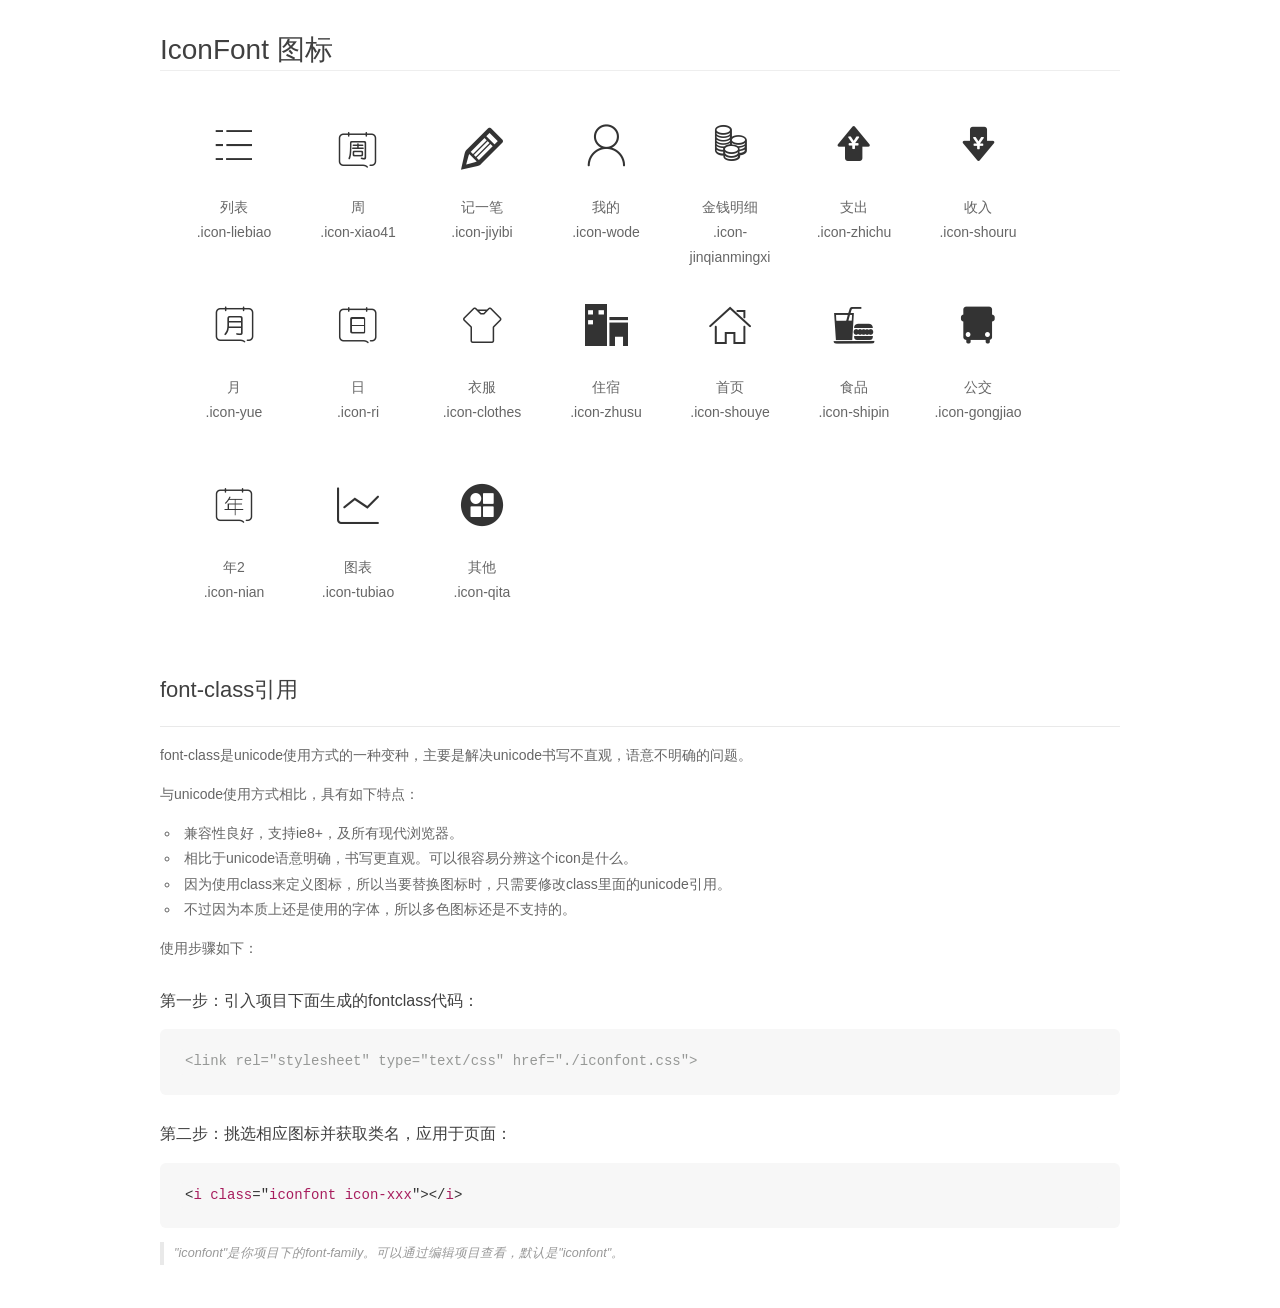
<file: css/iconfont/demo_fontclass.html>
<!DOCTYPE html>
<html>
<head>
    <meta charset="utf-8"/>
    <title>IconFont</title>
    <link rel="stylesheet" href="demo.css">
    <link rel="stylesheet" href="iconfont.css">
</head>
<body>
    <div class="main markdown">
        <h1>IconFont 图标</h1>
        <ul class="icon_lists clear">
            
                <li>
                <i class="icon iconfont icon-liebiao"></i>
                    <div class="name">列表</div>
                    <div class="fontclass">.icon-liebiao</div>
                </li>
            
                <li>
                <i class="icon iconfont icon-xiao41"></i>
                    <div class="name">周</div>
                    <div class="fontclass">.icon-xiao41</div>
                </li>
            
                <li>
                <i class="icon iconfont icon-jiyibi"></i>
                    <div class="name">记一笔</div>
                    <div class="fontclass">.icon-jiyibi</div>
                </li>
            
                <li>
                <i class="icon iconfont icon-wode"></i>
                    <div class="name">我的</div>
                    <div class="fontclass">.icon-wode</div>
                </li>
            
                <li>
                <i class="icon iconfont icon-jinqianmingxi"></i>
                    <div class="name">金钱明细</div>
                    <div class="fontclass">.icon-jinqianmingxi</div>
                </li>
            
                <li>
                <i class="icon iconfont icon-zhichu"></i>
                    <div class="name">支出</div>
                    <div class="fontclass">.icon-zhichu</div>
                </li>
            
                <li>
                <i class="icon iconfont icon-shouru"></i>
                    <div class="name">收入</div>
                    <div class="fontclass">.icon-shouru</div>
                </li>
            
                <li>
                <i class="icon iconfont icon-yue"></i>
                    <div class="name">月</div>
                    <div class="fontclass">.icon-yue</div>
                </li>
            
                <li>
                <i class="icon iconfont icon-ri"></i>
                    <div class="name">日</div>
                    <div class="fontclass">.icon-ri</div>
                </li>
            
                <li>
                <i class="icon iconfont icon-clothes"></i>
                    <div class="name">衣服</div>
                    <div class="fontclass">.icon-clothes</div>
                </li>
            
                <li>
                <i class="icon iconfont icon-zhusu"></i>
                    <div class="name">住宿</div>
                    <div class="fontclass">.icon-zhusu</div>
                </li>
            
                <li>
                <i class="icon iconfont icon-shouye"></i>
                    <div class="name">首页</div>
                    <div class="fontclass">.icon-shouye</div>
                </li>
            
                <li>
                <i class="icon iconfont icon-shipin"></i>
                    <div class="name">食品</div>
                    <div class="fontclass">.icon-shipin</div>
                </li>
            
                <li>
                <i class="icon iconfont icon-gongjiao"></i>
                    <div class="name">公交</div>
                    <div class="fontclass">.icon-gongjiao</div>
                </li>
            
                <li>
                <i class="icon iconfont icon-nian"></i>
                    <div class="name">年2</div>
                    <div class="fontclass">.icon-nian</div>
                </li>
            
                <li>
                <i class="icon iconfont icon-tubiao"></i>
                    <div class="name">图表</div>
                    <div class="fontclass">.icon-tubiao</div>
                </li>
            
                <li>
                <i class="icon iconfont icon-qita"></i>
                    <div class="name">其他</div>
                    <div class="fontclass">.icon-qita</div>
                </li>
            
        </ul>

        <h2 id="font-class-">font-class引用</h2>
        <hr>

        <p>font-class是unicode使用方式的一种变种，主要是解决unicode书写不直观，语意不明确的问题。</p>
        <p>与unicode使用方式相比，具有如下特点：</p>
        <ul>
        <li>兼容性良好，支持ie8+，及所有现代浏览器。</li>
        <li>相比于unicode语意明确，书写更直观。可以很容易分辨这个icon是什么。</li>
        <li>因为使用class来定义图标，所以当要替换图标时，只需要修改class里面的unicode引用。</li>
        <li>不过因为本质上还是使用的字体，所以多色图标还是不支持的。</li>
        </ul>
        <p>使用步骤如下：</p>
        <h3 id="-fontclass-">第一步：引入项目下面生成的fontclass代码：</h3>


        <pre><code class="lang-js hljs javascript"><span class="hljs-comment">&lt;link rel="stylesheet" type="text/css" href="./iconfont.css"&gt;</span></code></pre>
        <h3 id="-">第二步：挑选相应图标并获取类名，应用于页面：</h3>
        <pre><code class="lang-css hljs">&lt;<span class="hljs-selector-tag">i</span> <span class="hljs-selector-tag">class</span>="<span class="hljs-selector-tag">iconfont</span> <span class="hljs-selector-tag">icon-xxx</span>"&gt;&lt;/<span class="hljs-selector-tag">i</span>&gt;</code></pre>
        <blockquote>
        <p>"iconfont"是你项目下的font-family。可以通过编辑项目查看，默认是"iconfont"。</p>
        </blockquote>
    </div>
</body>
</html>
</file>
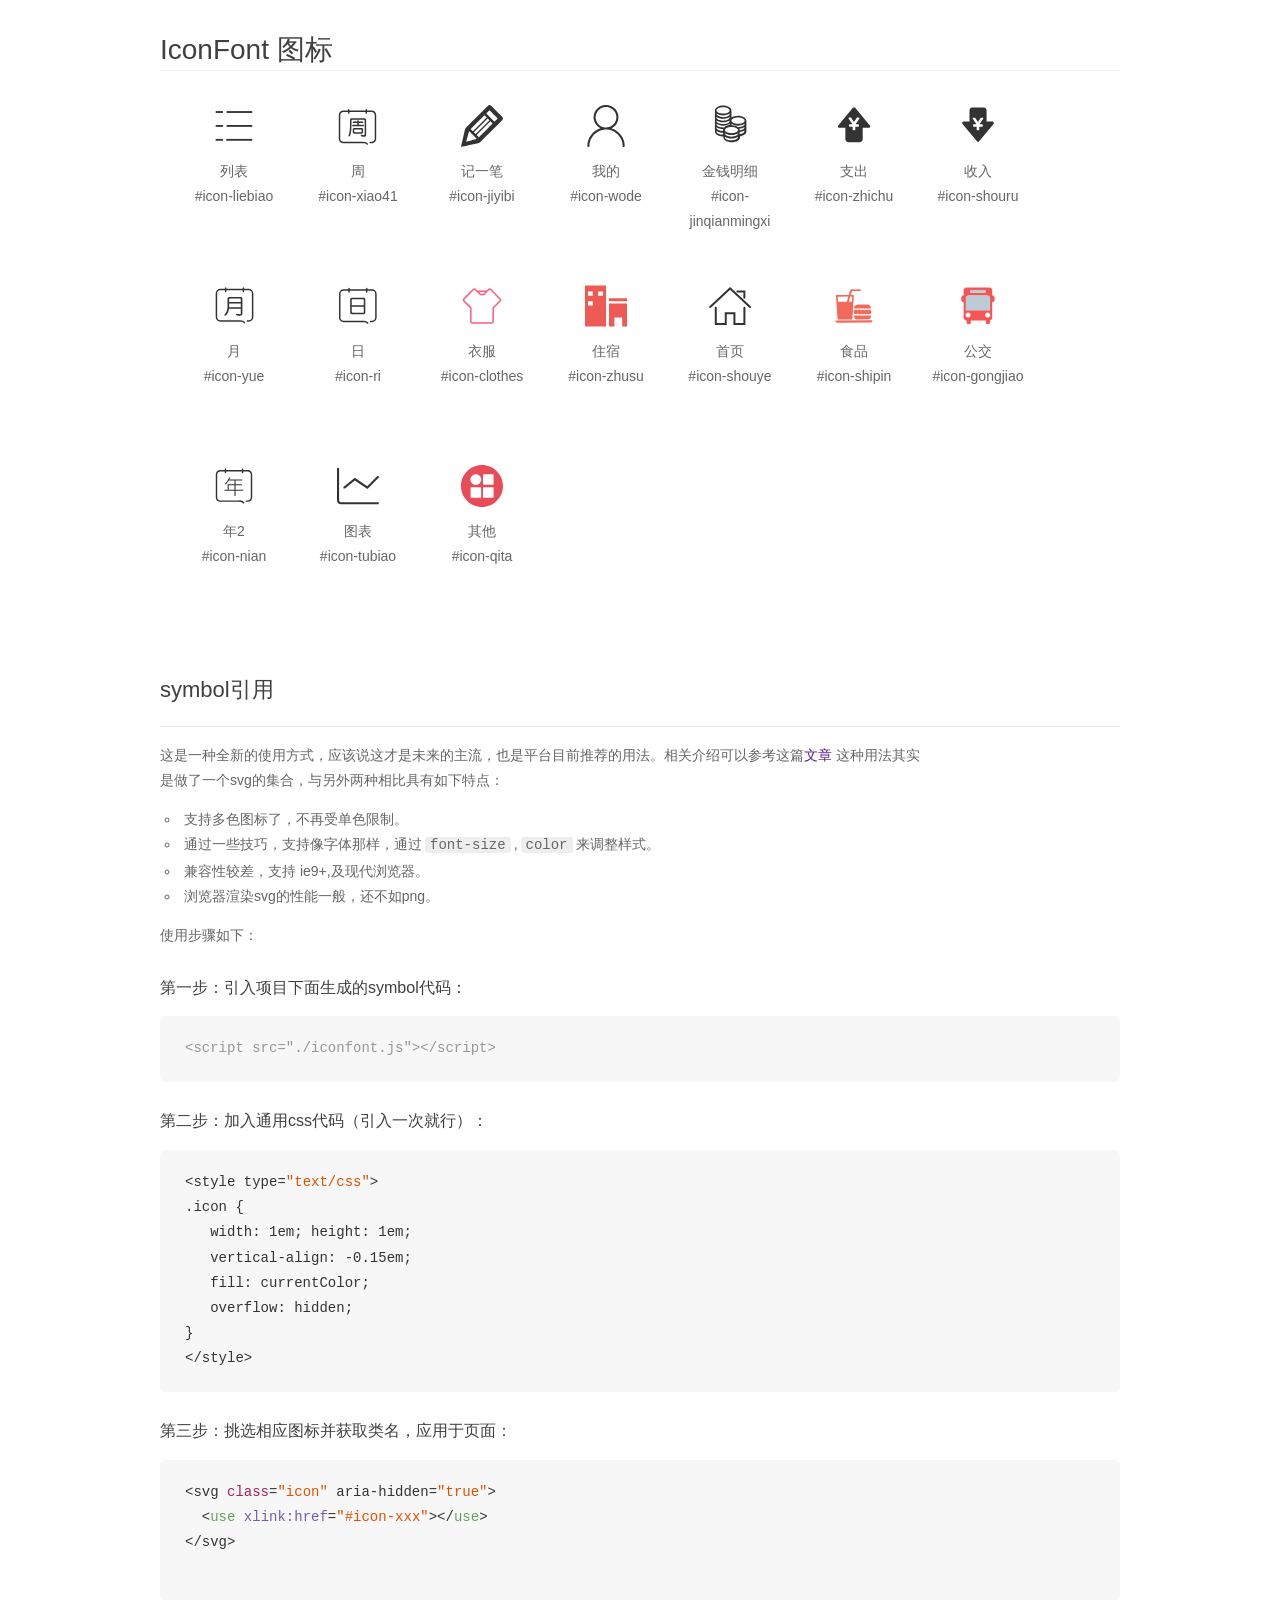
<file: css/iconfont/demo_symbol.html>
<!DOCTYPE html>
<html>
<head>
    <meta charset="utf-8"/>
    <title>IconFont</title>
    <link rel="stylesheet" href="demo.css">
    <script src="iconfont.js"></script>

    <style type="text/css">
        .icon {
          /* 通过设置 font-size 来改变图标大小 */
          width: 1em; height: 1em;
          /* 图标和文字相邻时，垂直对齐 */
          vertical-align: -0.15em;
          /* 通过设置 color 来改变 SVG 的颜色/fill */
          fill: currentColor;
          /* path 和 stroke 溢出 viewBox 部分在 IE 下会显示
             normalize.css 中也包含这行 */
          overflow: hidden;
        }

    </style>
</head>
<body>
    <div class="main markdown">
        <h1>IconFont 图标</h1>
        <ul class="icon_lists clear">
            
                <li>
                    <svg class="icon" aria-hidden="true">
                        <use xlink:href="#icon-liebiao"></use>
                    </svg>
                    <div class="name">列表</div>
                    <div class="fontclass">#icon-liebiao</div>
                </li>
            
                <li>
                    <svg class="icon" aria-hidden="true">
                        <use xlink:href="#icon-xiao41"></use>
                    </svg>
                    <div class="name">周</div>
                    <div class="fontclass">#icon-xiao41</div>
                </li>
            
                <li>
                    <svg class="icon" aria-hidden="true">
                        <use xlink:href="#icon-jiyibi"></use>
                    </svg>
                    <div class="name">记一笔</div>
                    <div class="fontclass">#icon-jiyibi</div>
                </li>
            
                <li>
                    <svg class="icon" aria-hidden="true">
                        <use xlink:href="#icon-wode"></use>
                    </svg>
                    <div class="name">我的</div>
                    <div class="fontclass">#icon-wode</div>
                </li>
            
                <li>
                    <svg class="icon" aria-hidden="true">
                        <use xlink:href="#icon-jinqianmingxi"></use>
                    </svg>
                    <div class="name">金钱明细</div>
                    <div class="fontclass">#icon-jinqianmingxi</div>
                </li>
            
                <li>
                    <svg class="icon" aria-hidden="true">
                        <use xlink:href="#icon-zhichu"></use>
                    </svg>
                    <div class="name">支出</div>
                    <div class="fontclass">#icon-zhichu</div>
                </li>
            
                <li>
                    <svg class="icon" aria-hidden="true">
                        <use xlink:href="#icon-shouru"></use>
                    </svg>
                    <div class="name">收入</div>
                    <div class="fontclass">#icon-shouru</div>
                </li>
            
                <li>
                    <svg class="icon" aria-hidden="true">
                        <use xlink:href="#icon-yue"></use>
                    </svg>
                    <div class="name">月</div>
                    <div class="fontclass">#icon-yue</div>
                </li>
            
                <li>
                    <svg class="icon" aria-hidden="true">
                        <use xlink:href="#icon-ri"></use>
                    </svg>
                    <div class="name">日</div>
                    <div class="fontclass">#icon-ri</div>
                </li>
            
                <li>
                    <svg class="icon" aria-hidden="true">
                        <use xlink:href="#icon-clothes"></use>
                    </svg>
                    <div class="name">衣服</div>
                    <div class="fontclass">#icon-clothes</div>
                </li>
            
                <li>
                    <svg class="icon" aria-hidden="true">
                        <use xlink:href="#icon-zhusu"></use>
                    </svg>
                    <div class="name">住宿</div>
                    <div class="fontclass">#icon-zhusu</div>
                </li>
            
                <li>
                    <svg class="icon" aria-hidden="true">
                        <use xlink:href="#icon-shouye"></use>
                    </svg>
                    <div class="name">首页</div>
                    <div class="fontclass">#icon-shouye</div>
                </li>
            
                <li>
                    <svg class="icon" aria-hidden="true">
                        <use xlink:href="#icon-shipin"></use>
                    </svg>
                    <div class="name">食品</div>
                    <div class="fontclass">#icon-shipin</div>
                </li>
            
                <li>
                    <svg class="icon" aria-hidden="true">
                        <use xlink:href="#icon-gongjiao"></use>
                    </svg>
                    <div class="name">公交</div>
                    <div class="fontclass">#icon-gongjiao</div>
                </li>
            
                <li>
                    <svg class="icon" aria-hidden="true">
                        <use xlink:href="#icon-nian"></use>
                    </svg>
                    <div class="name">年2</div>
                    <div class="fontclass">#icon-nian</div>
                </li>
            
                <li>
                    <svg class="icon" aria-hidden="true">
                        <use xlink:href="#icon-tubiao"></use>
                    </svg>
                    <div class="name">图表</div>
                    <div class="fontclass">#icon-tubiao</div>
                </li>
            
                <li>
                    <svg class="icon" aria-hidden="true">
                        <use xlink:href="#icon-qita"></use>
                    </svg>
                    <div class="name">其他</div>
                    <div class="fontclass">#icon-qita</div>
                </li>
            
        </ul>


        <h2 id="symbol-">symbol引用</h2>
        <hr>

        <p>这是一种全新的使用方式，应该说这才是未来的主流，也是平台目前推荐的用法。相关介绍可以参考这篇<a href="">文章</a>
        这种用法其实是做了一个svg的集合，与另外两种相比具有如下特点：</p>
        <ul>
          <li>支持多色图标了，不再受单色限制。</li>
          <li>通过一些技巧，支持像字体那样，通过<code>font-size</code>,<code>color</code>来调整样式。</li>
          <li>兼容性较差，支持 ie9+,及现代浏览器。</li>
          <li>浏览器渲染svg的性能一般，还不如png。</li>
        </ul>
        <p>使用步骤如下：</p>
        <h3 id="-symbol-">第一步：引入项目下面生成的symbol代码：</h3>
        <pre><code class="lang-js hljs javascript"><span class="hljs-comment">&lt;script src="./iconfont.js"&gt;&lt;/script&gt;</span></code></pre>
        <h3 id="-css-">第二步：加入通用css代码（引入一次就行）：</h3>
        <pre><code class="lang-js hljs javascript">&lt;style type=<span class="hljs-string">"text/css"</span>&gt;
.icon {
   width: <span class="hljs-number">1</span>em; height: <span class="hljs-number">1</span>em;
   vertical-align: <span class="hljs-number">-0.15</span>em;
   fill: currentColor;
   overflow: hidden;
}
&lt;<span class="hljs-regexp">/style&gt;</span></code></pre>
        <h3 id="-">第三步：挑选相应图标并获取类名，应用于页面：</h3>
        <pre><code class="lang-js hljs javascript">&lt;svg <span class="hljs-class"><span class="hljs-keyword">class</span></span>=<span class="hljs-string">"icon"</span> aria-hidden=<span class="hljs-string">"true"</span>&gt;<span class="xml"><span class="hljs-tag">
  &lt;<span class="hljs-name">use</span> <span class="hljs-attr">xlink:href</span>=<span class="hljs-string">"#icon-xxx"</span>&gt;</span><span class="hljs-tag">&lt;/<span class="hljs-name">use</span>&gt;</span>
</span>&lt;<span class="hljs-regexp">/svg&gt;
        </span></code></pre>
    </div>
</body>
</html>
</file>
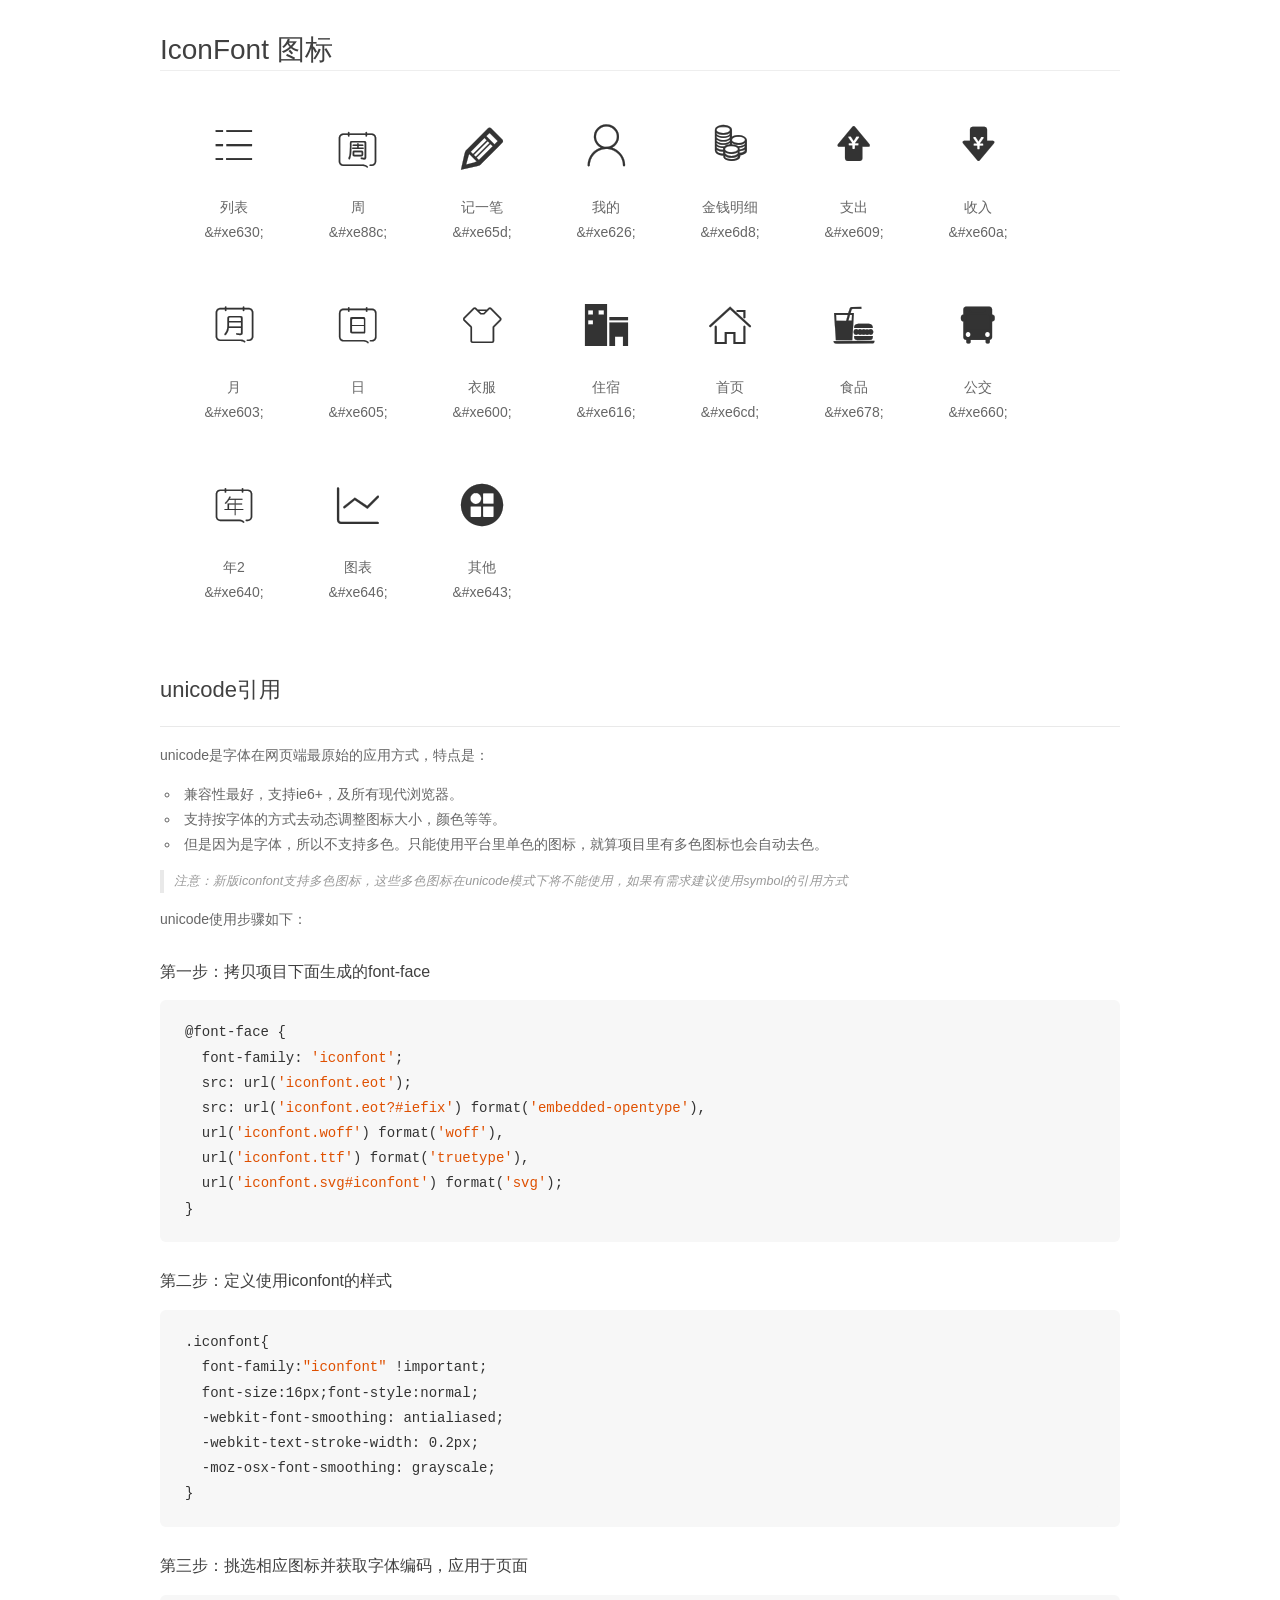
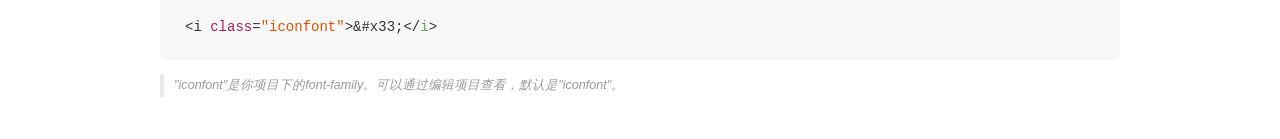
<file: css/iconfont/demo_unicode.html>
<!DOCTYPE html>
<html>
<head>
    <meta charset="utf-8"/>
    <title>IconFont</title>
    <link rel="stylesheet" href="demo.css">

    <style type="text/css">

        @font-face {font-family: "iconfont";
          src: url('iconfont.eot'); /* IE9*/
          src: url('iconfont.eot#iefix') format('embedded-opentype'), /* IE6-IE8 */
          url('iconfont.woff') format('woff'), /* chrome, firefox */
          url('iconfont.ttf') format('truetype'), /* chrome, firefox, opera, Safari, Android, iOS 4.2+*/
          url('iconfont.svg#iconfont') format('svg'); /* iOS 4.1- */
        }

        .iconfont {
          font-family:"iconfont" !important;
          font-size:16px;
          font-style:normal;
          -webkit-font-smoothing: antialiased;
          -webkit-text-stroke-width: 0.2px;
          -moz-osx-font-smoothing: grayscale;
        }

    </style>
</head>
<body>
    <div class="main markdown">
        <h1>IconFont 图标</h1>
        <ul class="icon_lists clear">
            
                <li>
                <i class="icon iconfont">&#xe630;</i>
                    <div class="name">列表</div>
                    <div class="code">&amp;#xe630;</div>
                </li>
            
                <li>
                <i class="icon iconfont">&#xe88c;</i>
                    <div class="name">周</div>
                    <div class="code">&amp;#xe88c;</div>
                </li>
            
                <li>
                <i class="icon iconfont">&#xe65d;</i>
                    <div class="name">记一笔</div>
                    <div class="code">&amp;#xe65d;</div>
                </li>
            
                <li>
                <i class="icon iconfont">&#xe626;</i>
                    <div class="name">我的</div>
                    <div class="code">&amp;#xe626;</div>
                </li>
            
                <li>
                <i class="icon iconfont">&#xe6d8;</i>
                    <div class="name">金钱明细</div>
                    <div class="code">&amp;#xe6d8;</div>
                </li>
            
                <li>
                <i class="icon iconfont">&#xe609;</i>
                    <div class="name">支出</div>
                    <div class="code">&amp;#xe609;</div>
                </li>
            
                <li>
                <i class="icon iconfont">&#xe60a;</i>
                    <div class="name">收入</div>
                    <div class="code">&amp;#xe60a;</div>
                </li>
            
                <li>
                <i class="icon iconfont">&#xe603;</i>
                    <div class="name">月</div>
                    <div class="code">&amp;#xe603;</div>
                </li>
            
                <li>
                <i class="icon iconfont">&#xe605;</i>
                    <div class="name">日</div>
                    <div class="code">&amp;#xe605;</div>
                </li>
            
                <li>
                <i class="icon iconfont">&#xe600;</i>
                    <div class="name">衣服</div>
                    <div class="code">&amp;#xe600;</div>
                </li>
            
                <li>
                <i class="icon iconfont">&#xe616;</i>
                    <div class="name">住宿</div>
                    <div class="code">&amp;#xe616;</div>
                </li>
            
                <li>
                <i class="icon iconfont">&#xe6cd;</i>
                    <div class="name">首页</div>
                    <div class="code">&amp;#xe6cd;</div>
                </li>
            
                <li>
                <i class="icon iconfont">&#xe678;</i>
                    <div class="name">食品</div>
                    <div class="code">&amp;#xe678;</div>
                </li>
            
                <li>
                <i class="icon iconfont">&#xe660;</i>
                    <div class="name">公交</div>
                    <div class="code">&amp;#xe660;</div>
                </li>
            
                <li>
                <i class="icon iconfont">&#xe640;</i>
                    <div class="name">年2</div>
                    <div class="code">&amp;#xe640;</div>
                </li>
            
                <li>
                <i class="icon iconfont">&#xe646;</i>
                    <div class="name">图表</div>
                    <div class="code">&amp;#xe646;</div>
                </li>
            
                <li>
                <i class="icon iconfont">&#xe643;</i>
                    <div class="name">其他</div>
                    <div class="code">&amp;#xe643;</div>
                </li>
            
        </ul>
        <h2 id="unicode-">unicode引用</h2>
        <hr>

        <p>unicode是字体在网页端最原始的应用方式，特点是：</p>
        <ul>
        <li>兼容性最好，支持ie6+，及所有现代浏览器。</li>
        <li>支持按字体的方式去动态调整图标大小，颜色等等。</li>
        <li>但是因为是字体，所以不支持多色。只能使用平台里单色的图标，就算项目里有多色图标也会自动去色。</li>
        </ul>
        <blockquote>
        <p>注意：新版iconfont支持多色图标，这些多色图标在unicode模式下将不能使用，如果有需求建议使用symbol的引用方式</p>
        </blockquote>
        <p>unicode使用步骤如下：</p>
        <h3 id="-font-face">第一步：拷贝项目下面生成的font-face</h3>
        <pre><code class="lang-js hljs javascript">@font-face {
  font-family: <span class="hljs-string">'iconfont'</span>;
  src: url(<span class="hljs-string">'iconfont.eot'</span>);
  src: url(<span class="hljs-string">'iconfont.eot?#iefix'</span>) format(<span class="hljs-string">'embedded-opentype'</span>),
  url(<span class="hljs-string">'iconfont.woff'</span>) format(<span class="hljs-string">'woff'</span>),
  url(<span class="hljs-string">'iconfont.ttf'</span>) format(<span class="hljs-string">'truetype'</span>),
  url(<span class="hljs-string">'iconfont.svg#iconfont'</span>) format(<span class="hljs-string">'svg'</span>);
}
</code></pre>
        <h3 id="-iconfont-">第二步：定义使用iconfont的样式</h3>
        <pre><code class="lang-js hljs javascript">.iconfont{
  font-family:<span class="hljs-string">"iconfont"</span> !important;
  font-size:<span class="hljs-number">16</span>px;font-style:normal;
  -webkit-font-smoothing: antialiased;
  -webkit-text-stroke-width: <span class="hljs-number">0.2</span>px;
  -moz-osx-font-smoothing: grayscale;
}
</code></pre>
        <h3 id="-">第三步：挑选相应图标并获取字体编码，应用于页面</h3>
        <pre><code class="lang-js hljs javascript">&lt;i <span class="hljs-class"><span class="hljs-keyword">class</span></span>=<span class="hljs-string">"iconfont"</span>&gt;&amp;#x33;<span class="xml"><span class="hljs-tag">&lt;/<span class="hljs-name">i</span>&gt;</span></span></code></pre>

        <blockquote>
        <p>"iconfont"是你项目下的font-family。可以通过编辑项目查看，默认是"iconfont"。</p>
        </blockquote>
    </div>


</body>
</html>
</file>
<file: css/iconfont/demo.css>
*{margin: 0;padding: 0;list-style: none;}
/*
KISSY CSS Reset
理念：1. reset 的目的不是清除浏览器的默认样式，这仅是部分工作。清除和重置是紧密不可分的。
2. reset 的目的不是让默认样式在所有浏览器下一致，而是减少默认样式有可能带来的问题。
3. reset 期望提供一套普适通用的基础样式。但没有银弹，推荐根据具体需求，裁剪和修改后再使用。
特色：1. 适应中文；2. 基于最新主流浏览器。
维护：玉伯<lifesinger@gmail.com>, 正淳<ragecarrier@gmail.com>
 */

/** 清除内外边距 **/
body, h1, h2, h3, h4, h5, h6, hr, p, blockquote, /* structural elements 结构元素 */
dl, dt, dd, ul, ol, li, /* list elements 列表元素 */
pre, /* text formatting elements 文本格式元素 */
form, fieldset, legend, button, input, textarea, /* form elements 表单元素 */
th, td /* table elements 表格元素 */ {
  margin: 0;
  padding: 0;
}

/** 设置默认字体 **/
body,
button, input, select, textarea /* for ie */ {
  font: 12px/1.5 tahoma, arial, \5b8b\4f53, sans-serif;
}
h1, h2, h3, h4, h5, h6 { font-size: 100%; }
address, cite, dfn, em, var { font-style: normal; } /* 将斜体扶正 */
code, kbd, pre, samp { font-family: courier new, courier, monospace; } /* 统一等宽字体 */
small { font-size: 12px; } /* 小于 12px 的中文很难阅读，让 small 正常化 */

/** 重置列表元素 **/
ul, ol { list-style: none; }

/** 重置文本格式元素 **/
a { text-decoration: none; }
a:hover { text-decoration: underline; }


/** 重置表单元素 **/
legend { color: #000; } /* for ie6 */
fieldset, img { border: 0; } /* img 搭车：让链接里的 img 无边框 */
button, input, select, textarea { font-size: 100%; } /* 使得表单元素在 ie 下能继承字体大小 */
/* 注：optgroup 无法扶正 */

/** 重置表格元素 **/
table { border-collapse: collapse; border-spacing: 0; }

/* 清除浮动 */
.ks-clear:after, .clear:after {
  content: '\20';
  display: block;
  height: 0;
  clear: both;
}
.ks-clear, .clear {
  *zoom: 1;
}

.main {
  padding: 30px 100px;
width: 960px;
margin: 0 auto;
}
.main h1{font-size:36px; color:#333; text-align:left;margin-bottom:30px; border-bottom: 1px solid #eee;}

.helps{margin-top:40px;}
.helps pre{
  padding:20px;
  margin:10px 0;
  border:solid 1px #e7e1cd;
  background-color: #fffdef;
  overflow: auto;
}

.icon_lists{
  width: 100% !important;

}

.icon_lists li{
  float:left;
  width: 100px;
  height:180px;
  text-align: center;
  list-style: none !important;
}
.icon_lists .icon{
  font-size: 42px;
  line-height: 100px;
  margin: 10px 0;
  color:#333;
  -webkit-transition: font-size 0.25s ease-out 0s;
  -moz-transition: font-size 0.25s ease-out 0s;
  transition: font-size 0.25s ease-out 0s;

}
.icon_lists .icon:hover{
  font-size: 100px;
}



.markdown {
  color: #666;
  font-size: 14px;
  line-height: 1.8;
}

.highlight {
  line-height: 1.5;
}

.markdown img {
  vertical-align: middle;
  max-width: 100%;
}

.markdown h1 {
  color: #404040;
  font-weight: 500;
  line-height: 40px;
  margin-bottom: 24px;
}

.markdown h2,
.markdown h3,
.markdown h4,
.markdown h5,
.markdown h6 {
  color: #404040;
  margin: 1.6em 0 0.6em 0;
  font-weight: 500;
  clear: both;
}

.markdown h1 {
  font-size: 28px;
}

.markdown h2 {
  font-size: 22px;
}

.markdown h3 {
  font-size: 16px;
}

.markdown h4 {
  font-size: 14px;
}

.markdown h5 {
  font-size: 12px;
}

.markdown h6 {
  font-size: 12px;
}

.markdown hr {
  height: 1px;
  border: 0;
  background: #e9e9e9;
  margin: 16px 0;
  clear: both;
}

.markdown p,
.markdown pre {
  margin: 1em 0;
}

.markdown > p,
.markdown > blockquote,
.markdown > .highlight,
.markdown > ol,
.markdown > ul {
  width: 80%;
}

.markdown ul > li {
  list-style: circle;
}

.markdown > ul li,
.markdown blockquote ul > li {
  margin-left: 20px;
  padding-left: 4px;
}

.markdown > ul li p,
.markdown > ol li p {
  margin: 0.6em 0;
}

.markdown ol > li {
  list-style: decimal;
}

.markdown > ol li,
.markdown blockquote ol > li {
  margin-left: 20px;
  padding-left: 4px;
}

.markdown code {
  margin: 0 3px;
  padding: 0 5px;
  background: #eee;
  border-radius: 3px;
}

.markdown pre {
  border-radius: 6px;
  background: #f7f7f7;
  padding: 20px;
}

.markdown pre code {
  border: none;
  background: #f7f7f7;
  margin: 0;
}

.markdown strong,
.markdown b {
  font-weight: 600;
}

.markdown > table {
  border-collapse: collapse;
  border-spacing: 0px;
  empty-cells: show;
  border: 1px solid #e9e9e9;
  width: 95%;
  margin-bottom: 24px;
}

.markdown > table th {
  white-space: nowrap;
  color: #333;
  font-weight: 600;

}

.markdown > table th,
.markdown > table td {
  border: 1px solid #e9e9e9;
  padding: 8px 16px;
  text-align: left;
}

.markdown > table th {
  background: #F7F7F7;
}

.markdown blockquote {
  font-size: 90%;
  color: #999;
  border-left: 4px solid #e9e9e9;
  padding-left: 0.8em;
  margin: 1em 0;
  font-style: italic;
}

.markdown blockquote p {
  margin: 0;
}

.markdown .anchor {
  opacity: 0;
  transition: opacity 0.3s ease;
  margin-left: 8px;
}

.markdown .waiting {
  color: #ccc;
}

.markdown h1:hover .anchor,
.markdown h2:hover .anchor,
.markdown h3:hover .anchor,
.markdown h4:hover .anchor,
.markdown h5:hover .anchor,
.markdown h6:hover .anchor {
  opacity: 1;
  display: inline-block;
}

.markdown > br,
.markdown > p > br {
  clear: both;
}


.hljs {
  display: block;
  background: white;
  padding: 0.5em;
  color: #333333;
  overflow-x: auto;
}

.hljs-comment,
.hljs-meta {
  color: #969896;
}

.hljs-string,
.hljs-variable,
.hljs-template-variable,
.hljs-strong,
.hljs-emphasis,
.hljs-quote {
  color: #df5000;
}

.hljs-keyword,
.hljs-selector-tag,
.hljs-type {
  color: #a71d5d;
}

.hljs-literal,
.hljs-symbol,
.hljs-bullet,
.hljs-attribute {
  color: #0086b3;
}

.hljs-section,
.hljs-name {
  color: #63a35c;
}

.hljs-tag {
  color: #333333;
}

.hljs-title,
.hljs-attr,
.hljs-selector-id,
.hljs-selector-class,
.hljs-selector-attr,
.hljs-selector-pseudo {
  color: #795da3;
}

.hljs-addition {
  color: #55a532;
  background-color: #eaffea;
}

.hljs-deletion {
  color: #bd2c00;
  background-color: #ffecec;
}

.hljs-link {
  text-decoration: underline;
}

pre{
  background: #fff;
}
</file>
<file: css/iconfont/iconfont.css>
@font-face {font-family: "iconfont";
  src: url('iconfont.eot?t=1508074953944'); /* IE9*/
  src: url('iconfont.eot?t=1508074953944#iefix') format('embedded-opentype'), /* IE6-IE8 */
  url('[data-uri]') format('woff'),
  url('iconfont.ttf?t=1508074953944') format('truetype'), /* chrome, firefox, opera, Safari, Android, iOS 4.2+*/
  url('iconfont.svg?t=1508074953944#iconfont') format('svg'); /* iOS 4.1- */
}

.iconfont {
  font-family:"iconfont" !important;
  font-size:16px;
  font-style:normal;
  -webkit-font-smoothing: antialiased;
  -moz-osx-font-smoothing: grayscale;
}

.icon-liebiao:before { content: "\e630"; }

.icon-xiao41:before { content: "\e88c"; }

.icon-jiyibi:before { content: "\e65d"; }

.icon-wode:before { content: "\e626"; }

.icon-jinqianmingxi:before { content: "\e6d8"; }

.icon-zhichu:before { content: "\e609"; }

.icon-shouru:before { content: "\e60a"; }

.icon-yue:before { content: "\e603"; }

.icon-ri:before { content: "\e605"; }

.icon-clothes:before { content: "\e600"; }

.icon-zhusu:before { content: "\e616"; }

.icon-shouye:before { content: "\e6cd"; }

.icon-shipin:before { content: "\e678"; }

.icon-gongjiao:before { content: "\e660"; }

.icon-nian:before { content: "\e640"; }

.icon-tubiao:before { content: "\e646"; }

.icon-qita:before { content: "\e643"; }
</file>
